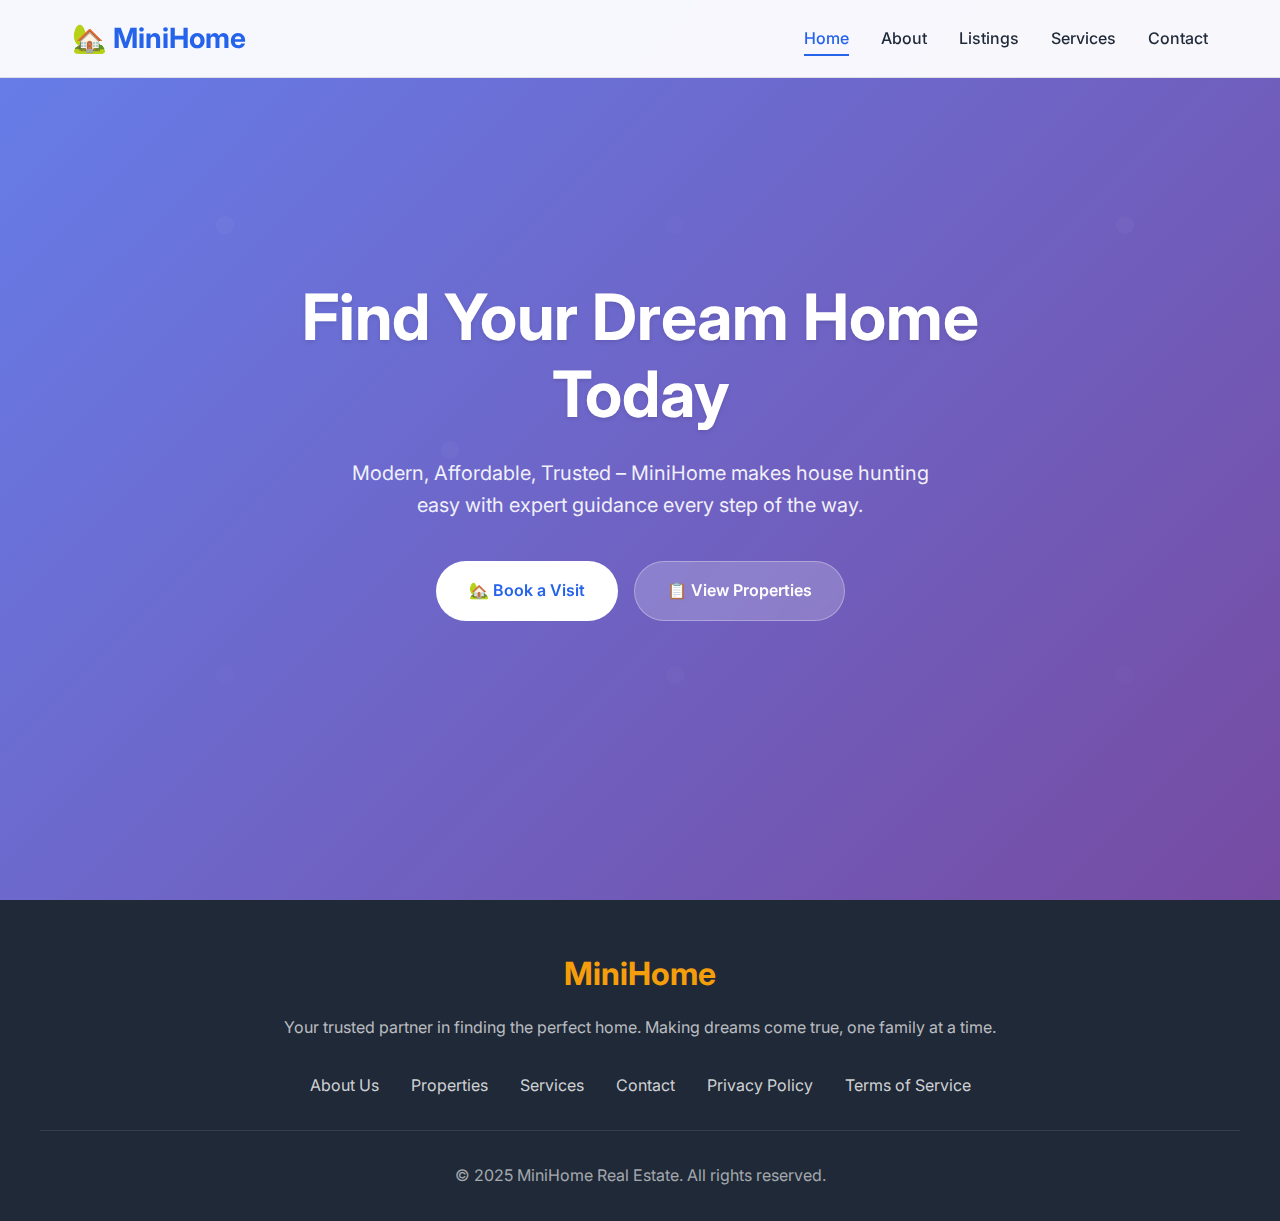
<file: index.html>
<!DOCTYPE html>
<html lang="en">
<head>
  <meta charset="UTF-8" />
  <meta name="viewport" content="width=device-width, initial-scale=1.0"/>
  <title>MiniHome | Your Dream Space Awaits</title>

  <!-- Google tag (gtag.js) -->
  <script async src="https://www.googletagmanager.com/gtag/js?id=G-LXSD9E0DW8"></script>
  <script>
    window.dataLayer = window.dataLayer || [];
    function gtag(){dataLayer.push(arguments);}
    gtag('js', new Date());
    gtag('config', 'G-LXSD9E0DW8');
  </script>

  <!-- Microsoft Clarity tracking code -->
  <script type="text/javascript">
    (function(c,l,a,r,i,t,y){
        c[a]=c[a]||function(){(c[a].q=c[a].q||[]).push(arguments)};
        t=l.createElement(r);t.async=1;t.src="https://www.clarity.ms/tag/"+i;
        y=l.getElementsByTagName(r)[0];y.parentNode.insertBefore(t,y);
    })(window, document, "clarity", "script", "s2a9bav38j");
  </script>

  <link rel="stylesheet" href="styles.css" />
</head>
<body>
  <nav class="navbar">
    <div class="nav-container">
      <a href="index.html" class="logo">🏡 MiniHome</a>
      <ul class="nav-links">
        <li><a href="index.html" class="active">Home</a></li>
        <li><a href="about.html">About</a></li>
        <li><a href="listings.html">Listings</a></li>
        <li><a href="services.html">Services</a></li>
        <li><a href="contact.html">Contact</a></li>
      </ul>
    </div>
  </nav>

  <section class="hero">
    <div class="hero-content">
      <h1>Find Your Dream Home Today</h1>
      <p>Modern, Affordable, Trusted – MiniHome makes house hunting easy with expert guidance every step of the way.</p>
      <div class="cta-buttons">
        <a href="contact.html" class="cta-button primary">🏡 Book a Visit</a>
        <a href="listings.html" class="cta-button">📋 View Properties</a>
      </div>
    </div>
  </section>

  <footer class="footer">
    <div class="footer-content">
      <div class="footer-logo">MiniHome</div>
      <p class="footer-text">Your trusted partner in finding the perfect home. Making dreams come true, one family at a time.</p>
      <div class="footer-links">
        <a href="about.html">About Us</a>
        <a href="listings.html">Properties</a>
        <a href="services.html">Services</a>
        <a href="contact.html">Contact</a>
        <a href="#">Privacy Policy</a>
        <a href="#">Terms of Service</a>
      </div>
      <div class="footer-bottom">
        <p>&copy; 2025 MiniHome Real Estate. All rights reserved.</p>
      </div>
    </div>
  </footer>
</body>
</html>
</file>
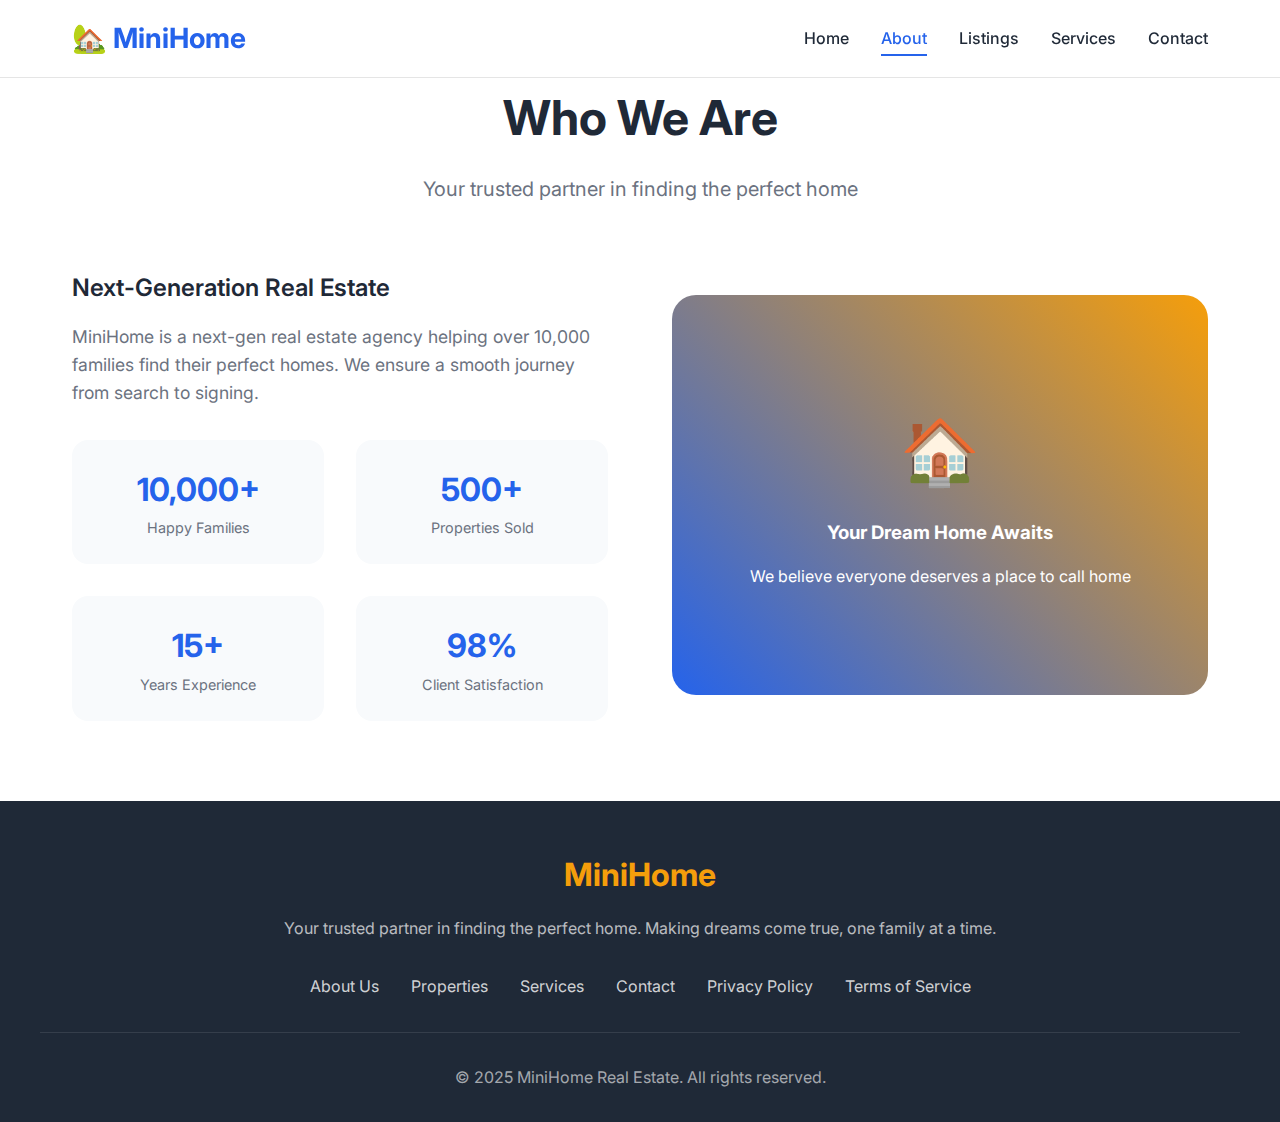
<file: about.html>
<!DOCTYPE html>
<html lang="en">
<head>
  <meta charset="UTF-8" />
  <meta name="viewport" content="width=device-width, initial-scale=1.0"/>
  <title>About Us | MiniHome</title>

  <!-- Google tag (gtag.js) -->
  <script async src="https://www.googletagmanager.com/gtag/js?id=G-LXSD9E0DW8"></script>
  <script>
    window.dataLayer = window.dataLayer || [];
    function gtag(){dataLayer.push(arguments);}
    gtag('js', new Date());
    gtag('config', 'G-LXSD9E0DW8');
  </script>

  <!-- Microsoft Clarity tracking code -->
  <script type="text/javascript">
    (function(c,l,a,r,i,t,y){
        c[a]=c[a]||function(){(c[a].q=c[a].q||[]).push(arguments)};
        t=l.createElement(r);t.async=1;t.src="https://www.clarity.ms/tag/"+i;
        y=l.getElementsByTagName(r)[0];y.parentNode.insertBefore(t,y);
    })(window, document, "clarity", "script", "s2a9bav38j");
  </script>

  <link rel="stylesheet" href="styles.css" />
</head>
<body>
  <nav class="navbar">
    <div class="nav-container">
      <a href="index.html" class="logo">🏡 MiniHome</a>
      <ul class="nav-links">
        <li><a href="index.html">Home</a></li>
        <li><a href="about.html" class="active">About</a></li>
        <li><a href="listings.html">Listings</a></li>
        <li><a href="services.html">Services</a></li>
        <li><a href="contact.html">Contact</a></li>
      </ul>
    </div>
  </nav>

  <section class="section about">
    <div class="container">
      <div class="section-header">
        <h2 class="section-title">Who We Are</h2>
        <p class="section-subtitle">Your trusted partner in finding the perfect home</p>
      </div>
      <div class="about-content">
        <div class="about-text">
          <h3>Next-Generation Real Estate</h3>
          <p>MiniHome is a next-gen real estate agency helping over 10,000 families find their perfect homes. We ensure a smooth journey from search to signing.</p>
          <div class="stats">
            <div class="stat"><span class="stat-number">10,000+</span><span class="stat-label">Happy Families</span></div>
            <div class="stat"><span class="stat-number">500+</span><span class="stat-label">Properties Sold</span></div>
            <div class="stat"><span class="stat-number">15+</span><span class="stat-label">Years Experience</span></div>
            <div class="stat"><span class="stat-number">98%</span><span class="stat-label">Client Satisfaction</span></div>
          </div>
        </div>
        <div class="about-image">
          <div class="icon">🏠</div>
          <h3>Your Dream Home Awaits</h3>
          <p>We believe everyone deserves a place to call home</p>
        </div>
      </div>
    </div>
  </section>

  <footer class="footer">
    <div class="footer-content">
      <div class="footer-logo">MiniHome</div>
      <p class="footer-text">Your trusted partner in finding the perfect home. Making dreams come true, one family at a time.</p>
      <div class="footer-links">
        <a href="about.html">About Us</a>
        <a href="listings.html">Properties</a>
        <a href="services.html">Services</a>
        <a href="contact.html">Contact</a>
        <a href="#">Privacy Policy</a>
        <a href="#">Terms of Service</a>
      </div>
      <div class="footer-bottom">
        <p>&copy; 2025 MiniHome Real Estate. All rights reserved.</p>
      </div>
    </div>
  </footer> 
</body>
</html>
</file>
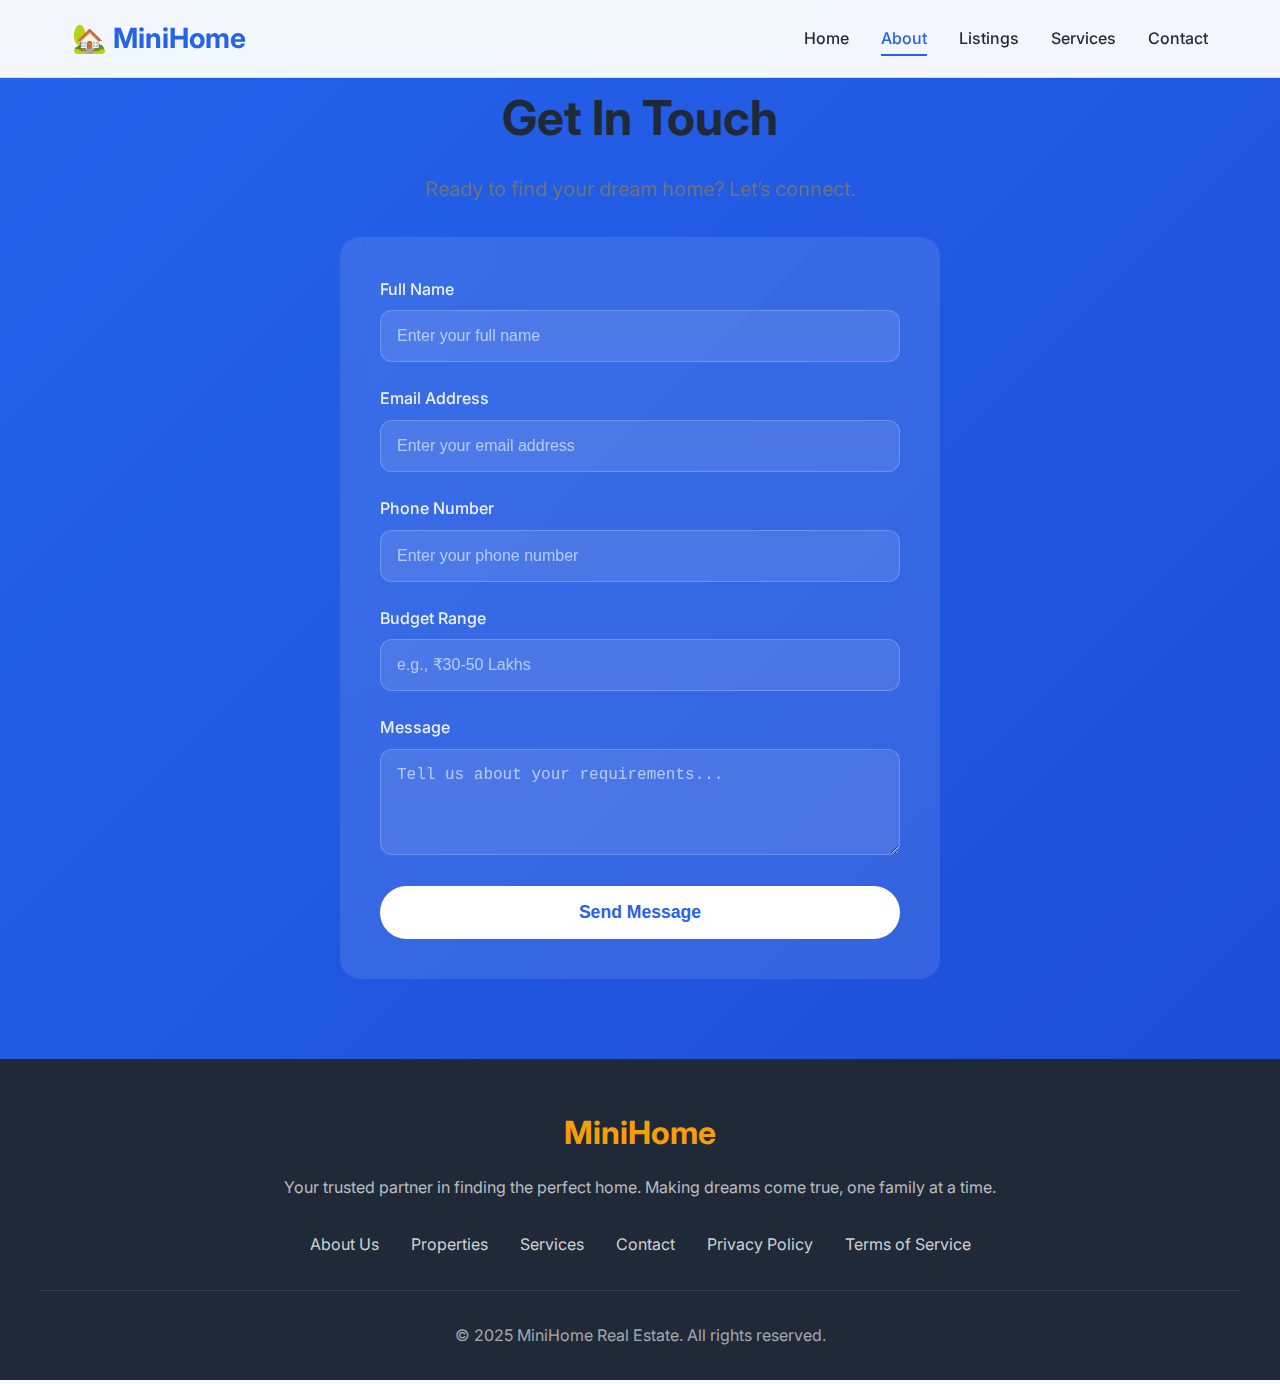
<file: contact.html>
<!DOCTYPE html>
<html lang="en">
<head>
  <meta charset="UTF-8" />
  <meta name="viewport" content="width=device-width, initial-scale=1.0"/>
  <title>Contact | MiniHome</title>

  <!-- Google tag (gtag.js) -->
  <script async src="https://www.googletagmanager.com/gtag/js?id=G-LXSD9E0DW8"></script>
  <script>
    window.dataLayer = window.dataLayer || [];
    function gtag(){dataLayer.push(arguments);}
    gtag('js', new Date());
    gtag('config', 'G-LXSD9E0DW8');
  </script>

  <!-- Microsoft Clarity tracking code -->
  <script type="text/javascript">
    (function(c,l,a,r,i,t,y){
        c[a]=c[a]||function(){(c[a].q=c[a].q||[]).push(arguments)};
        t=l.createElement(r);t.async=1;t.src="https://www.clarity.ms/tag/"+i;
        y=l.getElementsByTagName(r)[0];y.parentNode.insertBefore(t,y);
    })(window, document, "clarity", "script", "s2a9bav38j");
  </script>

  <link rel="stylesheet" href="styles.css" />
</head>
<body>
 <nav class="navbar">
    <div class="nav-container">
      <a href="index.html" class="logo">🏡 MiniHome</a>
      <ul class="nav-links">
        <li><a href="index.html">Home</a></li>
        <li><a href="about.html" class="active">About</a></li>
        <li><a href="listings.html">Listings</a></li>
        <li><a href="services.html">Services</a></li>
        <li><a href="contact.html">Contact</a></li>
      </ul>
    </div>
  </nav>

  <section class="section contact">
    <div class="container">
      <div class="contact-content">
        <h2 class="section-title">Get In Touch</h2>
        <p class="section-subtitle">Ready to find your dream home? Let’s connect.</p>
        <form class="contact-form">
          <div class="form-group">
            <label for="name">Full Name</label>
            <input type="text" id="name" name="name" placeholder="Enter your full name" required>
          </div>

          <div class="form-group">
            <label for="email">Email Address</label>
            <input type="email" id="email" name="email" placeholder="Enter your email address" required>
          </div>

          <div class="form-group">
            <label for="phone">Phone Number</label>
            <input type="tel" id="phone" name="phone" placeholder="Enter your phone number" required>
          </div>

          <div class="form-group">
            <label for="budget">Budget Range</label>
            <input type="text" id="budget" name="budget" placeholder="e.g., ₹30-50 Lakhs">
          </div>

          <div class="form-group">
            <label for="message">Message</label>
            <textarea id="message" name="message" rows="4" placeholder="Tell us about your requirements..." required></textarea>
          </div>

          <button type="submit" class="submit-btn">Send Message</button>
        </form>
      </div>
    </div>
  </section>

   <footer class="footer">
    <div class="footer-content">
      <div class="footer-logo">MiniHome</div>
      <p class="footer-text">Your trusted partner in finding the perfect home. Making dreams come true, one family at a time.</p>
      <div class="footer-links">
        <a href="about.html">About Us</a>
        <a href="listings.html">Properties</a>
        <a href="services.html">Services</a>
        <a href="contact.html">Contact</a>
        <a href="#">Privacy Policy</a>
        <a href="#">Terms of Service</a>
      </div>
      <div class="footer-bottom">
        <p>&copy; 2025 MiniHome Real Estate. All rights reserved.</p>
      </div>
    </div>
  </footer> 
</body>
</html>
</file>
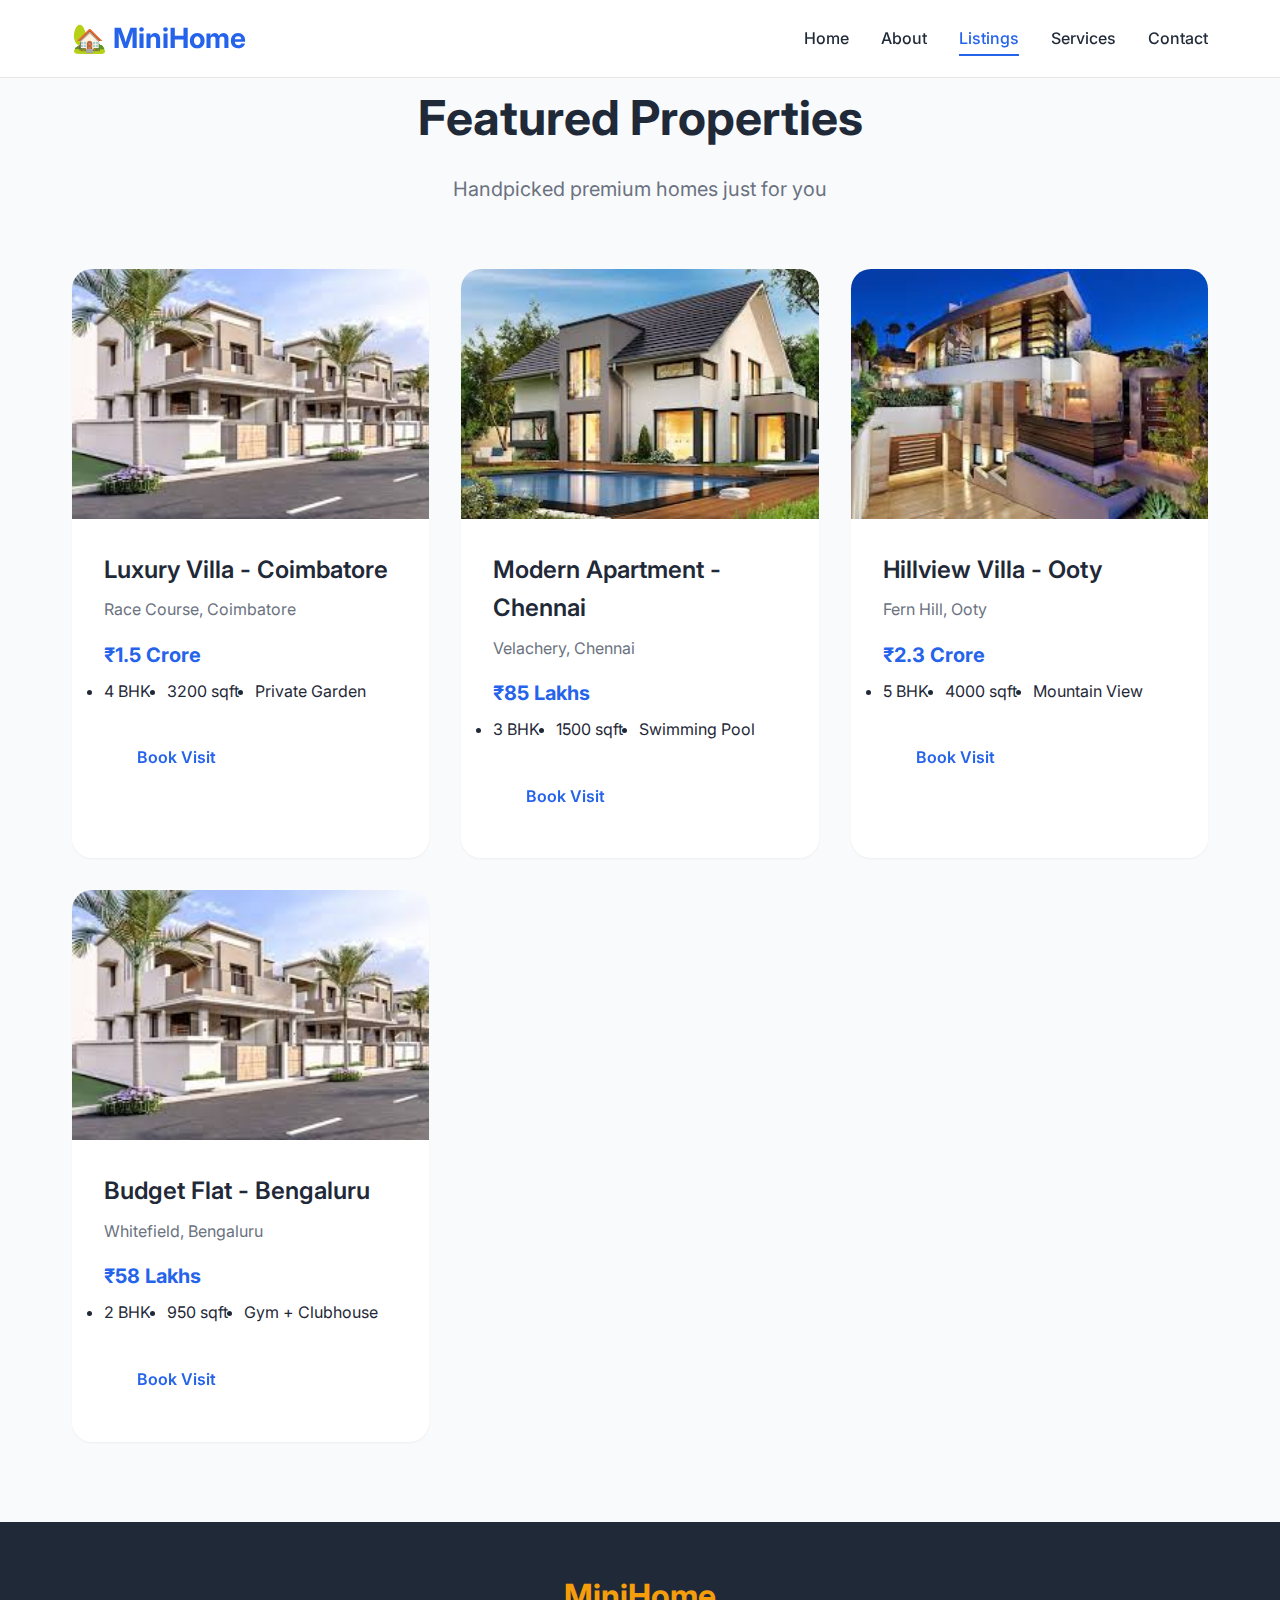
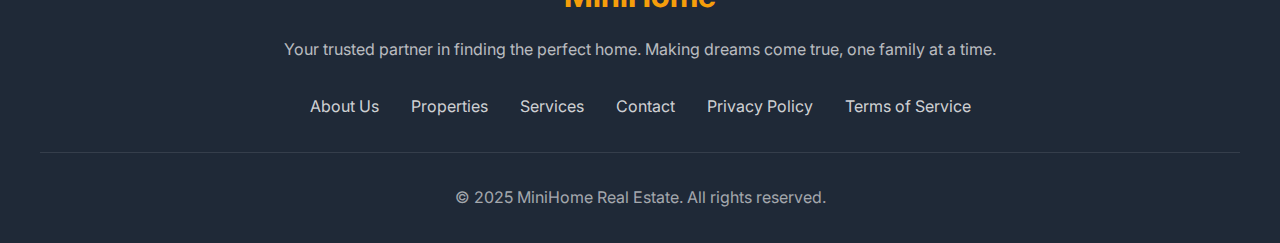
<file: listings.html>
<!DOCTYPE html>
<html lang="en">
<head>
  <meta charset="UTF-8" />
  <meta name="viewport" content="width=device-width, initial-scale=1.0"/>
  <title>Listings | MiniHome</title>

  <!-- Google tag (gtag.js) -->
  <script async src="https://www.googletagmanager.com/gtag/js?id=G-LXSD9E0DW8"></script>
  <script>
    window.dataLayer = window.dataLayer || [];
    function gtag(){dataLayer.push(arguments);}
    gtag('js', new Date());
    gtag('config', 'G-LXSD9E0DW8');
  </script>

  <link rel="stylesheet" href="styles.css" />
</head>
<body>
  <nav class="navbar">
    <div class="nav-container">
      <a href="index.html" class="logo">🏡 MiniHome</a>
      <ul class="nav-links">
        <li><a href="index.html">Home</a></li>
        <li><a href="about.html">About</a></li>
        <li><a href="listings.html" class="active">Listings</a></li>
        <li><a href="services.html">Services</a></li>
        <li><a href="contact.html">Contact</a></li>
      </ul>
    </div>
  </nav>

  <section class="section listings">
    <div class="container">
      <div class="section-header">
        <h2 class="section-title">Featured Properties</h2>
        <p class="section-subtitle">Handpicked premium homes just for you</p>
      </div>

      <div class="property-grid">

        <!-- Property Card 1 -->
        <div class="property-card">
          <img src="images/house1.jpeg" alt="Luxury Villa in Coimbatore" class="property-image" />
          <div class="property-details">
            <h3 class="property-title">Luxury Villa - Coimbatore</h3>
            <p class="property-location">Race Course, Coimbatore</p>
            <p class="property-price">₹1.5 Crore</p>
            <ul class="property-features">
              <li>4 BHK</li>
              <li>3200 sqft</li>
              <li>Private Garden</li>
            </ul>
            <a href="contact.html" class="cta-button primary">Book Visit</a>
          </div>
        </div>

        <!-- Property Card 2 -->
        <div class="property-card">
          <img src="images/house2.jpeg" alt="Modern Apartment in Chennai" class="property-image" />
          <div class="property-details">
            <h3 class="property-title">Modern Apartment - Chennai</h3>
            <p class="property-location">Velachery, Chennai</p>
            <p class="property-price">₹85 Lakhs</p>
            <ul class="property-features">
              <li>3 BHK</li>
              <li>1500 sqft</li>
              <li>Swimming Pool</li>
            </ul>
            <a href="contact.html" class="cta-button primary">Book Visit</a>
          </div>
        </div>

        <!-- Property Card 3 -->
        <div class="property-card">
          <img src="images/house3.jpeg" alt="Hillview Villa in Ooty" class="property-image" />
          <div class="property-details">
            <h3 class="property-title">Hillview Villa - Ooty</h3>
            <p class="property-location">Fern Hill, Ooty</p>
            <p class="property-price">₹2.3 Crore</p>
            <ul class="property-features">
              <li>5 BHK</li>
              <li>4000 sqft</li>
              <li>Mountain View</li>
            </ul>
            <a href="contact.html" class="cta-button primary">Book Visit</a>
          </div>
        </div>

        <!-- Property Card 4 -->
        <div class="property-card">
          <img src="images/house1.jpeg" alt="Budget Flat in Bengaluru" class="property-image" />
          <div class="property-details">
            <h3 class="property-title">Budget Flat - Bengaluru</h3>
            <p class="property-location">Whitefield, Bengaluru</p>
            <p class="property-price">₹58 Lakhs</p>
            <ul class="property-features">
              <li>2 BHK</li>
              <li>950 sqft</li>
              <li>Gym + Clubhouse</li>
            </ul>
            <a href="contact.html" class="cta-button primary">Book Visit</a>
          </div>
        </div>

      </div>
    </div>
  </section>

  <footer class="footer">
    <div class="footer-content">
      <div class="footer-logo">MiniHome</div>
      <p class="footer-text">Your trusted partner in finding the perfect home. Making dreams come true, one family at a time.</p>
      <div class="footer-links">
        <a href="about.html">About Us</a>
        <a href="listings.html">Properties</a>
        <a href="services.html">Services</a>
        <a href="contact.html">Contact</a>
        <a href="#">Privacy Policy</a>
        <a href="#">Terms of Service</a>
      </div>
      <div class="footer-bottom">
        <p>&copy; 2025 MiniHome Real Estate. All rights reserved.</p>
      </div>
    </div>
  </footer>
</body>
</html>
</file>
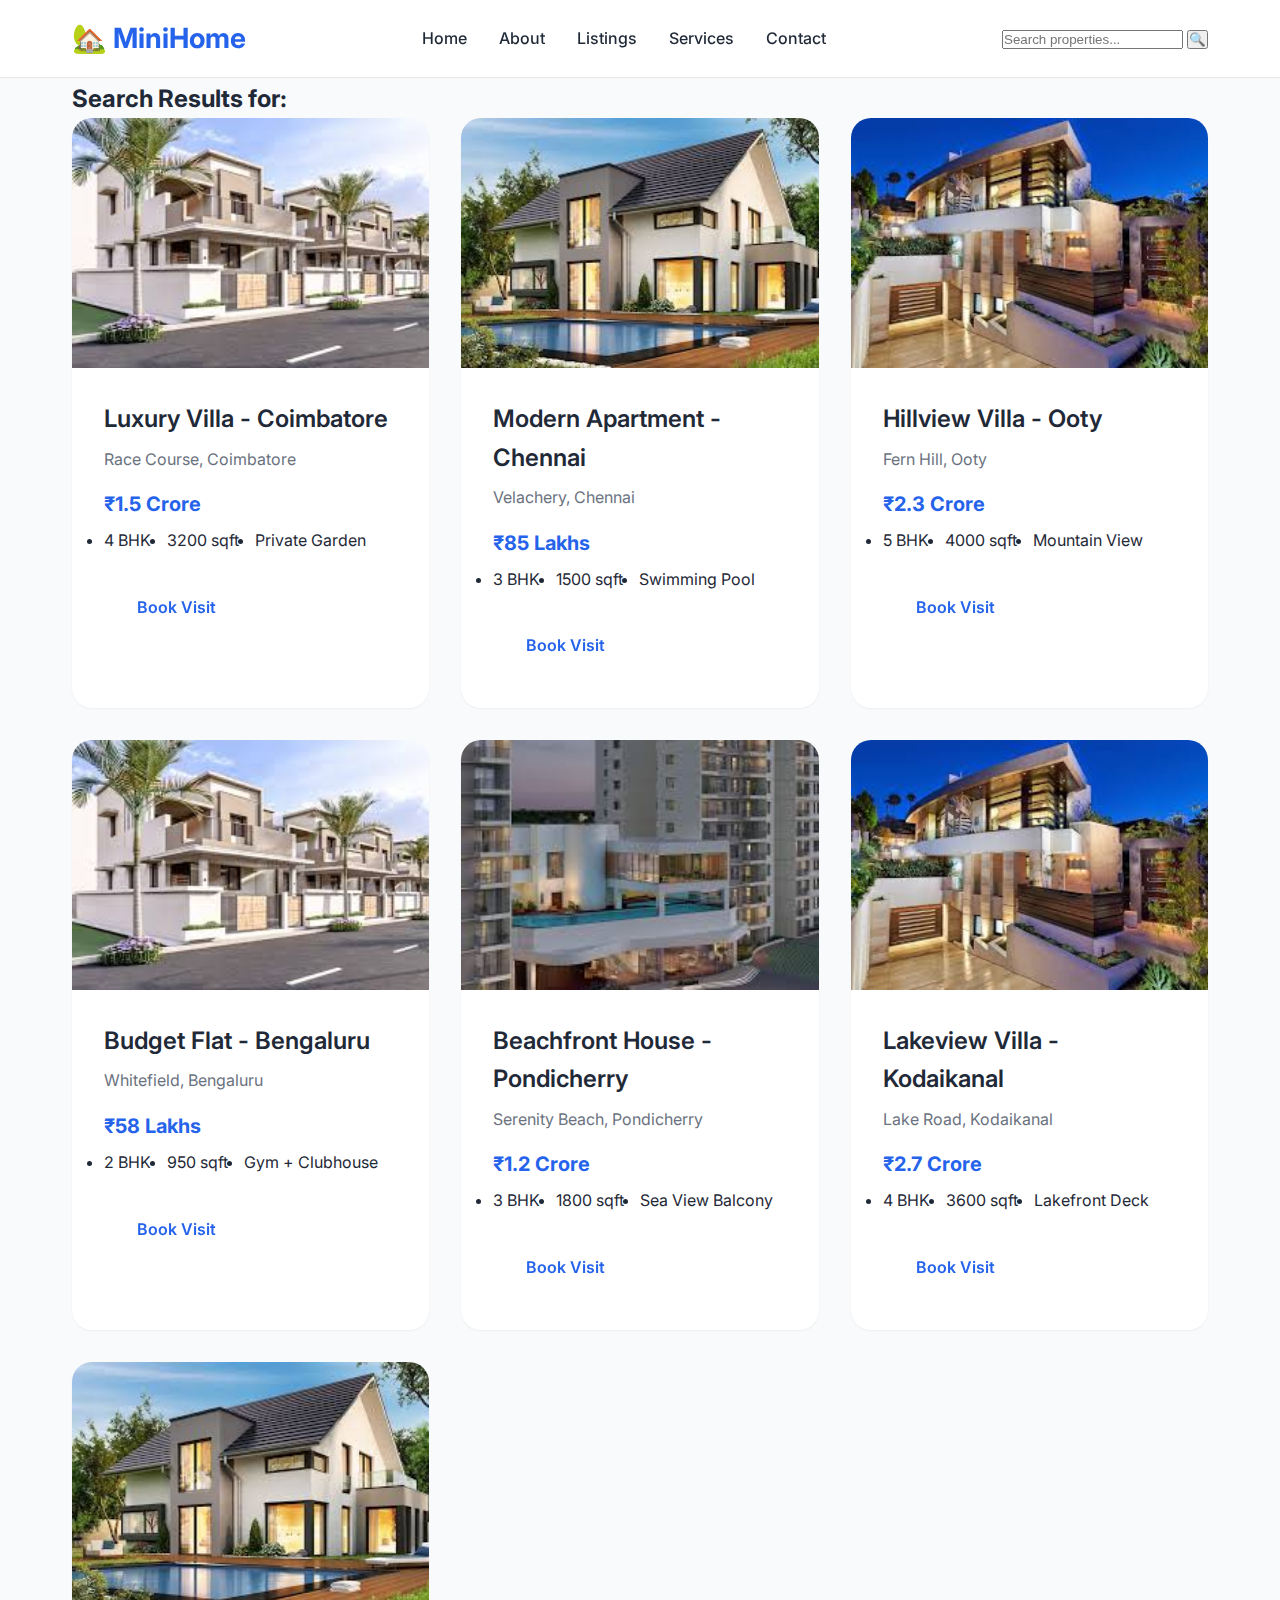
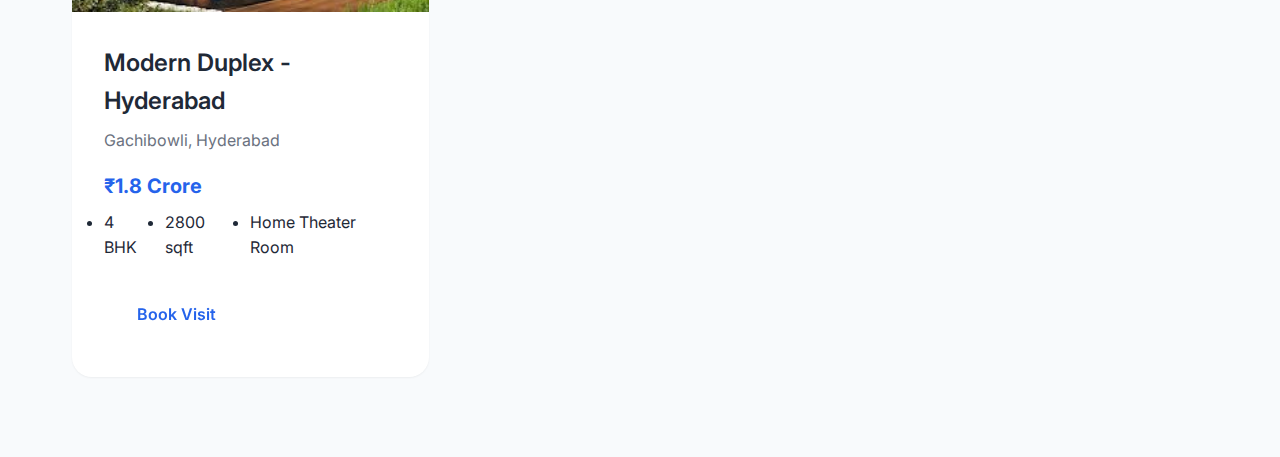
<file: search.html>
<!DOCTYPE html>
<html lang="en">
<head>
  <meta charset="UTF-8" />
  <title>Search Results | MiniHome</title>
    <!-- Google tag (gtag.js) -->
  <script async src="https://www.googletagmanager.com/gtag/js?id=G-LXSD9E0DW8"></script>
  <script>
    window.dataLayer = window.dataLayer || [];
    function gtag() { dataLayer.push(arguments); }
    gtag('js', new Date());
    gtag('config', 'G-LXSD9E0DW8');
  </script>
  <link rel="stylesheet" href="styles.css" />
</head>
<body>
  <nav class="navbar">
    <div class="nav-container">
      <a href="index.html" class="logo">🏡 MiniHome</a>
      <ul class="nav-links">
        <li><a href="index.html">Home</a></li>
        <li><a href="about.html">About</a></li>
        <li><a href="listings.html">Listings</a></li>
        <li><a href="services.html">Services</a></li>
        <li><a href="contact.html">Contact</a></li>
      </ul>
      <form action="search.html" method="GET" class="search-form">
        <input type="text" name="q" placeholder="Search properties..." required />
        <button type="submit">🔍</button>
      </form>
    </div>
  </nav>

  <section class="section">
    <div class="container">
      <h2>Search Results for: <span id="query-text"></span></h2>
      <div id="results" class="property-grid"></div>
    </div>
  </section>

  <script>
    // Listings Data (Now with 7 total)
    const listings = [
      {
        title: "Luxury Villa - Coimbatore",
        location: "Race Course, Coimbatore",
        price: "₹1.5 Crore",
        image: "images/house1.jpeg",
        features: ["4 BHK", "3200 sqft", "Private Garden"]
      },
      {
        title: "Modern Apartment - Chennai",
        location: "Velachery, Chennai",
        price: "₹85 Lakhs",
        image: "images/house2.jpeg",
        features: ["3 BHK", "1500 sqft", "Swimming Pool"]
      },
      {
        title: "Hillview Villa - Ooty",
        location: "Fern Hill, Ooty",
        price: "₹2.3 Crore",
        image: "images/house3.jpeg",
        features: ["5 BHK", "4000 sqft", "Mountain View"]
      },
      {
        title: "Budget Flat - Bengaluru",
        location: "Whitefield, Bengaluru",
        price: "₹58 Lakhs",
        image: "images/house1.jpeg",
        features: ["2 BHK", "950 sqft", "Gym + Clubhouse"]
      },
      {
        title: "Beachfront House - Pondicherry",
        location: "Serenity Beach, Pondicherry",
        price: "₹1.2 Crore",
        image: "images/house4.jpg",
        features: ["3 BHK", "1800 sqft", "Sea View Balcony"]
      },
      {
        title: "Lakeview Villa - Kodaikanal",
        location: "Lake Road, Kodaikanal",
        price: "₹2.7 Crore",
        image: "images/house3.jpeg",
        features: ["4 BHK", "3600 sqft", "Lakefront Deck"]
      },
      {
        title: "Modern Duplex - Hyderabad",
        location: "Gachibowli, Hyderabad",
        price: "₹1.8 Crore",
        image: "images/house2.jpeg",
        features: ["4 BHK", "2800 sqft", "Home Theater Room"]
      }
    ];

    const params = new URLSearchParams(window.location.search);
    const query = params.get("q")?.toLowerCase() || "";

    if (query) {
      gtag("event", "view_search_results", {
        search_term: query
      });
    }

    const filtered = listings.filter(listing =>
      listing.title.toLowerCase().includes(query) ||
      listing.location.toLowerCase().includes(query) ||
      listing.features.some(f => f.toLowerCase().includes(query))
    );

    const resultsDiv = document.getElementById("results");

    if (filtered.length === 0) {
      resultsDiv.innerHTML = "<p>No properties matched your search.</p>";
    } else {
      resultsDiv.innerHTML = filtered.map(listing => `
        <div class="property-card">
          <img src="${listing.image}" alt="${listing.title}" class="property-image" />
          <div class="property-details">
            <h3 class="property-title">${listing.title}</h3>
            <p class="property-location">${listing.location}</p>
            <p class="property-price">${listing.price}</p>
            <ul class="property-features">
              ${listing.features.map(f => `<li>${f}</li>`).join("")}
            </ul>
            <a href="contact.html" class="cta-button primary">Book Visit</a>
          </div>
        </div>
      `).join("");
    }
  </script>
</body>
</html>
</file>
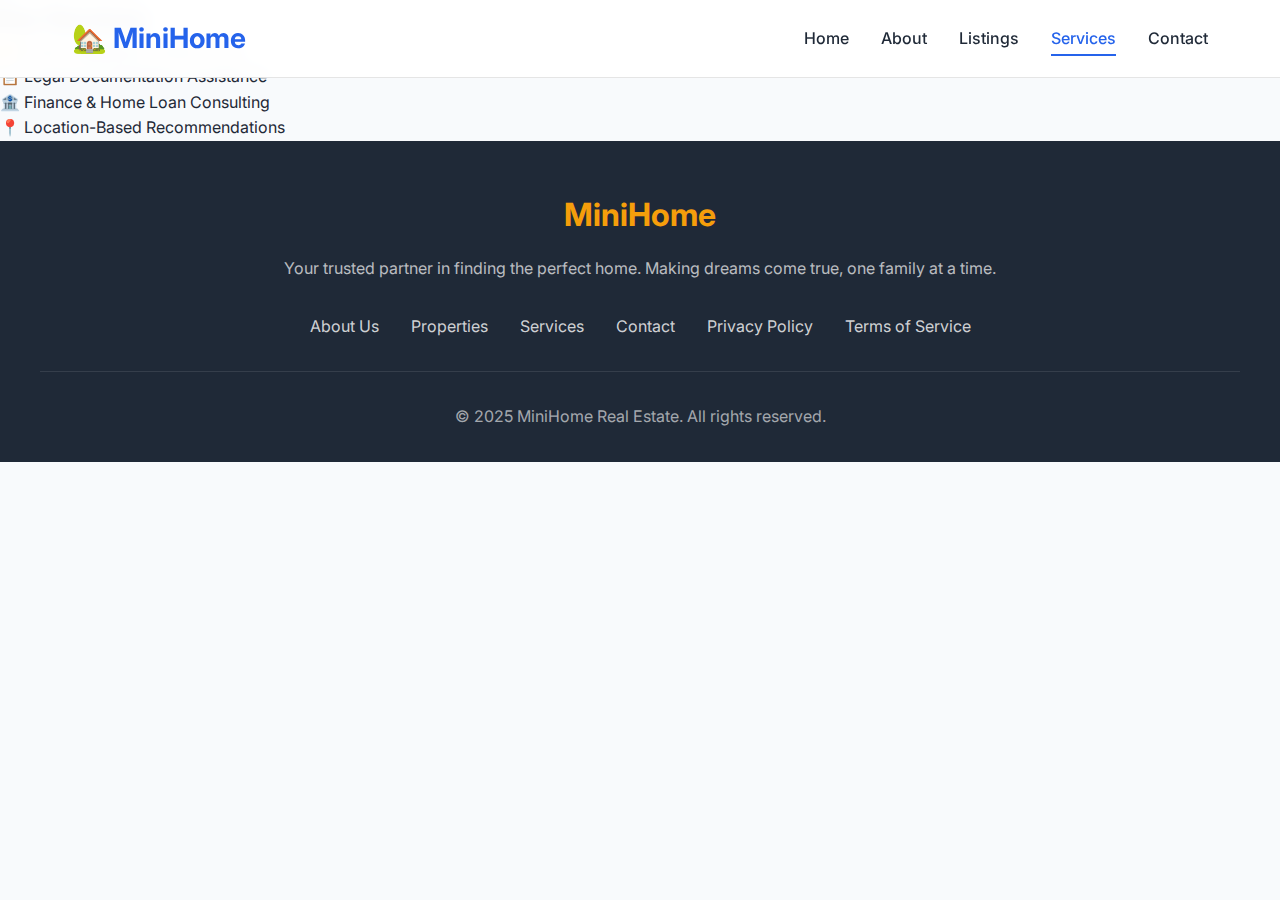
<file: services.html>
<!DOCTYPE html>
<html lang="en">
<head>
  <meta charset="UTF-8">
  <title>Services | MiniHome</title>
  <link rel="stylesheet" href="styles.css">
</head>
<body>
  <nav class="navbar">
    <div class="nav-container">
      <a href="index.html" class="logo">🏡 MiniHome</a>
      <ul class="nav-links">
        <li><a href="index.html" >Home</a></li>
        <li><a href="about.html">About</a></li>
        <li><a href="listings.html">Listings</a></li>
        <li><a href="services.html" class="active">Services</a></li>
        <li><a href="contact.html">Contact</a></li>
      </ul>
    </div>
  </nav>


  <section>
    <h2>Our Services</h2>
    <ul>
      <li>🔑 Home Staging & Virtual Tours</li>
      <li>📋 Legal Documentation Assistance</li>
      <li>🏦 Finance & Home Loan Consulting</li>
      <li>📍 Location-Based Recommendations</li>
    </ul>
  </section>
     <footer class="footer">
    <div class="footer-content">
      <div class="footer-logo">MiniHome</div>
      <p class="footer-text">Your trusted partner in finding the perfect home. Making dreams come true, one family at a time.</p>
      <div class="footer-links">
        <a href="about.html">About Us</a>
        <a href="listings.html">Properties</a>
        <a href="services.html">Services</a>
        <a href="contact.html">Contact</a>
        <a href="#">Privacy Policy</a>
        <a href="#">Terms of Service</a>
      </div>
      <div class="footer-bottom">
        <p>&copy; 2025 MiniHome Real Estate. All rights reserved.</p>
      </div>
    </div>
  </footer> 
</body>
</html>
</file>
<file: styles.css>
@import url('https://fonts.googleapis.com/css2?family=Inter:wght@300;400;500;600;700&display=swap');

    /* General Reset */
    * {
      margin: 0;
      padding: 0;
      box-sizing: border-box;
    }

    :root {
      --primary-color: #2563eb;
      --primary-dark: #1d4ed8;
      --secondary-color: #f59e0b;
      --accent-color: #10b981;
      --text-dark: #1f2937;
      --text-light: #6b7280;
      --bg-light: #f8fafc;
      --bg-white: #ffffff;
      --shadow-sm: 0 1px 2px 0 rgb(0 0 0 / 0.05);
      --shadow-md: 0 4px 6px -1px rgb(0 0 0 / 0.1);
      --shadow-lg: 0 10px 15px -3px rgb(0 0 0 / 0.1);
      --shadow-xl: 0 20px 25px -5px rgb(0 0 0 / 0.1);
    }

    body {
      font-family: 'Inter', -apple-system, BlinkMacSystemFont, 'Segoe UI', sans-serif;
      background-color: var(--bg-light);
      color: var(--text-dark);
      line-height: 1.6;
      overflow-x: hidden;
    }

    /* Navigation */
    .navbar {
      position: fixed;
      top: 0;
      width: 100%;
      background: rgba(255, 255, 255, 0.95);
      backdrop-filter: blur(10px);
      border-bottom: 1px solid rgba(0, 0, 0, 0.1);
      z-index: 1000;
      padding: 1rem 0;
      transition: all 0.3s ease;
    }

    .nav-container {
      max-width: 1200px;
      margin: 0 auto;
      padding: 0 2rem;
      display: flex;
      justify-content: space-between;
      align-items: center;
    }

    .logo {
      font-size: 1.75rem;
      font-weight: 700;
      color: var(--primary-color);
      text-decoration: none;
      display: flex;
      align-items: center;
      gap: 0.5rem;
    }

    .nav-links {
      display: flex;
      gap: 2rem;
      list-style: none;
    }

    .nav-links a {
      color: var(--text-dark);
      text-decoration: none;
      font-weight: 500;
      transition: all 0.3s ease;
      position: relative;
      padding: 0.5rem 0;
    }

    .nav-links a::after {
      content: '';
      position: absolute;
      bottom: 0;
      left: 0;
      width: 0;
      height: 2px;
      background: var(--primary-color);
      transition: width 0.3s ease;
    }

    .nav-links a:hover::after,
    .nav-links a.active::after {
      width: 100%;
    }

    .nav-links a:hover,
    .nav-links a.active {
      color: var(--primary-color);
    }

    /* Hero Section */
    .hero {
      background: linear-gradient(135deg, #667eea 0%, #764ba2 100%);
      min-height: 100vh;
      display: flex;
      align-items: center;
      justify-content: center;
      text-align: center;
      color: white;
      position: relative;
      overflow: hidden;
    }

    .hero::before {
      content: '';
      position: absolute;
      top: 0;
      left: 0;
      right: 0;
      bottom: 0;
      background: url('data:image/svg+xml,<svg xmlns="http://www.w3.org/2000/svg" viewBox="0 0 100 100"><defs><pattern id="grain" width="100" height="100" patternUnits="userSpaceOnUse"><circle cx="25" cy="25" r="1" fill="rgba(255,255,255,0.1)"/><circle cx="75" cy="25" r="1" fill="rgba(255,255,255,0.05)"/><circle cx="50" cy="50" r="1" fill="rgba(255,255,255,0.08)"/><circle cx="25" cy="75" r="1" fill="rgba(255,255,255,0.04)"/><circle cx="75" cy="75" r="1" fill="rgba(255,255,255,0.06)"/></pattern></defs><rect width="100" height="100" fill="url(%23grain)"/></svg>');
      opacity: 0.3;
    }

    .hero-content {
      max-width: 800px;
      padding: 2rem;
      z-index: 2;
      position: relative;
    }

    .hero h1 {
      font-size: clamp(2.5rem, 5vw, 4rem);
      font-weight: 700;
      margin-bottom: 1.5rem;
      line-height: 1.2;
      text-shadow: 0 2px 4px rgba(0, 0, 0, 0.1);
    }

    .hero p {
      font-size: 1.25rem;
      margin-bottom: 2.5rem;
      opacity: 0.9;
      max-width: 600px;
      margin-left: auto;
      margin-right: auto;
    }

    .cta-buttons {
      display: flex;
      gap: 1rem;
      justify-content: center;
      flex-wrap: wrap;
    }

    .cta-button {
      display: inline-flex;
      align-items: center;
      gap: 0.5rem;
      padding: 1rem 2rem;
      background: rgba(255, 255, 255, 0.2);
      color: white;
      text-decoration: none;
      border-radius: 50px;
      font-weight: 600;
      transition: all 0.3s ease;
      backdrop-filter: blur(10px);
      border: 1px solid rgba(255, 255, 255, 0.3);
    }

    .cta-button:hover {
      background: rgba(255, 255, 255, 0.3);
      transform: translateY(-2px);
      box-shadow: var(--shadow-lg);
    }

    .cta-button.primary {
      background: var(--bg-white);
      color: var(--primary-color);
    }

    .cta-button.primary:hover {
      background: #f1f5f9;
      color: var(--primary-dark);
    }

    /* Main Content */
    main {
      margin-top: 0;
    }

    .container {
      max-width: 1200px;
      margin: 0 auto;
      padding: 0 2rem;
    }

    .section {
      padding: 5rem 0;
    }

    .section-header {
      text-align: center;
      margin-bottom: 4rem;
    }

    .section-title {
      font-size: clamp(2rem, 4vw, 3rem);
      font-weight: 700;
      margin-bottom: 1rem;
      color: var(--text-dark);
    }

    .section-subtitle {
      font-size: 1.25rem;
      color: var(--text-light);
      max-width: 600px;
      margin: 0 auto;
    }

    /* About Section */
    .about {
      background: var(--bg-white);
    }

    .about-content {
      display: grid;
      grid-template-columns: 1fr 1fr;
      gap: 4rem;
      align-items: center;
    }

    .about-text h3 {
      font-size: 1.5rem;
      font-weight: 600;
      margin-bottom: 1rem;
      color: var(--text-dark);
    }

    .about-text p {
      font-size: 1.1rem;
      color: var(--text-light);
      margin-bottom: 1.5rem;
    }

    .stats {
      display: grid;
      grid-template-columns: repeat(2, 1fr);
      gap: 2rem;
      margin-top: 2rem;
    }

    .stat {
      text-align: center;
      padding: 1.5rem;
      background: var(--bg-light);
      border-radius: 16px;
    }

    .stat-number {
      font-size: 2rem;
      font-weight: 700;
      color: var(--primary-color);
      display: block;
    }

    .stat-label {
      font-size: 0.9rem;
      color: var(--text-light);
      margin-top: 0.5rem;
    }

    .about-image {
      background: linear-gradient(45deg, var(--primary-color), var(--secondary-color));
      border-radius: 24px;
      padding: 2rem;
      text-align: center;
      color: white;
      min-height: 400px;
      display: flex;
      align-items: center;
      justify-content: center;
      flex-direction: column;
      gap: 1rem;
    }

    .about-image .icon {
      font-size: 4rem;
    }

    /* Listings Section */
    .listings {
      background: var(--bg-light);
    }

    .property-grid {
      display: grid;
      grid-template-columns: repeat(auto-fit, minmax(350px, 1fr));
      gap: 2rem;
    }

    .property-card {
      background: var(--bg-white);
      border-radius: 20px;
      overflow: hidden;
      box-shadow: var(--shadow-sm);
      transition: all 0.3s ease;
      position: relative;
    }

    .property-card:hover {
      transform: translateY(-8px);
      box-shadow: var(--shadow-xl);
    }

    .property-image {
      height: 250px;
      background: linear-gradient(45deg, #667eea, #764ba2);
      position: relative;
      display: flex;
      align-items: center;
      justify-content: center;
      color: white;
      font-size: 3rem;
    }

    .property-details {
      padding: 2rem;
    }

    .property-title {
      font-size: 1.5rem;
      font-weight: 600;
      margin-bottom: 0.5rem;
      color: var(--text-dark);
    }

    .property-price {
      font-size: 1.25rem;
      font-weight: 700;
      color: var(--primary-color);
      margin-bottom: 0.5rem;
    }

    .property-location {
      color: var(--text-light);
      margin-bottom: 1rem;
      display: flex;
      align-items: center;
      gap: 0.5rem;
    }

    .property-features {
      display: flex;
      gap: 1rem;
      margin-bottom: 1.5rem;
    }

    .feature {
      display: flex;
      align-items: center;
      gap: 0.25rem;
      font-size: 0.9rem;
      color: var(--text-light);
    }

    .property-cta {
      display: inline-flex;
      align-items: center;
      gap: 0.5rem;
      padding: 0.75rem 1.5rem;
      background: var(--primary-color);
      color: white;
      text-decoration: none;
      border-radius: 50px;
      font-weight: 500;
      transition: all 0.3s ease;
    }

    .property-cta:hover {
      background: var(--primary-dark);
      transform: translateX(2px);
    }

    /* Services Section */
    .services {
      background: var(--bg-white);
    }

    .services-grid {
      display: grid;
      grid-template-columns: repeat(auto-fit, minmax(280px, 1fr));
      gap: 2rem;
    }

    .service-card {
      background: var(--bg-light);
      padding: 2.5rem 2rem;
      border-radius: 20px;
      text-align: center;
      transition: all 0.3s ease;
      border: 2px solid transparent;
    }

    .service-card:hover {
      border-color: var(--primary-color);
      transform: translateY(-4px);
      box-shadow: var(--shadow-lg);
    }

    .service-icon {
      font-size: 3rem;
      margin-bottom: 1.5rem;
      display: block;
    }

    .service-title {
      font-size: 1.5rem;
      font-weight: 600;
      margin-bottom: 1rem;
      color: var(--text-dark);
    }

    .service-description {
      color: var(--text-light);
      line-height: 1.6;
    }

    /* Contact Section */
    .contact {
      background: linear-gradient(135deg, var(--primary-color), var(--primary-dark));
      color: white;
      text-align: center;
    }

    .contact-content {
      max-width: 600px;
      margin: 0 auto;
    }

    .contact-form {
      background: rgba(255, 255, 255, 0.1);
      backdrop-filter: blur(10px);
      border-radius: 20px;
      padding: 2.5rem;
      margin-top: 2rem;
    }

    .form-group {
      margin-bottom: 1.5rem;
      text-align: left;
    }

    .form-group label {
      display: block;
      margin-bottom: 0.5rem;
      font-weight: 500;
      color: rgba(255, 255, 255, 0.9);
    }

    .form-group input,
    .form-group textarea {
      width: 100%;
      padding: 1rem;
      border: 1px solid rgba(255, 255, 255, 0.2);
      border-radius: 12px;
      background: rgba(255, 255, 255, 0.1);
      color: white;
      font-size: 1rem;
      transition: all 0.3s ease;
    }

    .form-group input::placeholder,
    .form-group textarea::placeholder {
      color: rgba(255, 255, 255, 0.6);
    }

    .form-group input:focus,
    .form-group textarea:focus {
      outline: none;
      border-color: rgba(255, 255, 255, 0.5);
      background: rgba(255, 255, 255, 0.15);
    }

    .submit-btn {
      width: 100%;
      padding: 1rem 2rem;
      background: var(--bg-white);
      color: var(--primary-color);
      border: none;
      border-radius: 50px;
      font-size: 1.1rem;
      font-weight: 600;
      cursor: pointer;
      transition: all 0.3s ease;
    }

    .submit-btn:hover {
      background: #f1f5f9;
      transform: translateY(-2px);
      box-shadow: var(--shadow-lg);
    }

    /* Footer */
    .footer {
      background: var(--text-dark);
      color: white;
      text-align: center;
      padding: 3rem 2rem 2rem;
    }

    .footer-content {
      max-width: 1200px;
      margin: 0 auto;
    }

    .footer-logo {
      font-size: 2rem;
      font-weight: 700;
      margin-bottom: 1rem;
      color: var(--secondary-color);
    }

    .footer-text {
      color: rgba(255, 255, 255, 0.7);
      margin-bottom: 2rem;
    }

    .footer-links {
      display: flex;
      justify-content: center;
      gap: 2rem;
      margin-bottom: 2rem;
      flex-wrap: wrap;
    }

    .footer-links a {
      color: rgba(255, 255, 255, 0.8);
      text-decoration: none;
      transition: color 0.3s ease;
    }

    .footer-links a:hover {
      color: var(--secondary-color);
    }

    .footer-bottom {
      border-top: 1px solid rgba(255, 255, 255, 0.1);
      padding-top: 2rem;
      color: rgba(255, 255, 255, 0.6);
    }

    /* Responsive Design */
    @media (max-width: 768px) {
      .nav-container {
        flex-direction: column;
        gap: 1rem;
        padding: 1rem;
      }

      .nav-links {
        gap: 1rem;
        flex-wrap: wrap;
        justify-content: center;
      }

      .navbar {
        position: relative;
        padding: 1.5rem 0;
      }

      .hero {
        min-height: 80vh;
        padding-top: 2rem;
      }

      .about-content {
        grid-template-columns: 1fr;
        gap: 2rem;
      }

      .stats {
        grid-template-columns: 1fr;
      }

      .property-grid,
      .services-grid {
        grid-template-columns: 1fr;
      }

      .cta-buttons {
        flex-direction: column;
        align-items: center;
      }

      .footer-links {
        flex-direction: column;
        gap: 1rem;
      }

      .contact-form {
        padding: 1.5rem;
      }
    }

    @media (max-width: 480px) {
      .container {
        padding: 0 1rem;
      }

      .section {
        padding: 3rem 0;
      }

      .property-details,
      .service-card {
        padding: 1.5rem;
      }
    }

    /* Animations */
    @keyframes fadeInUp {
      from {
        opacity: 0;
        transform: translateY(30px);
      }
      to {
        opacity: 1;
        transform: translateY(0);
      }
    }

    .hero-content > * {
      animation: fadeInUp 0.8s ease-out forwards;
    }

    .hero h1 {
      animation-delay: 0.2s;
    }

    .hero p {
      animation-delay: 0.4s;
    }

    .cta-buttons {
      animation-delay: 0.6s;
    }
</file>
